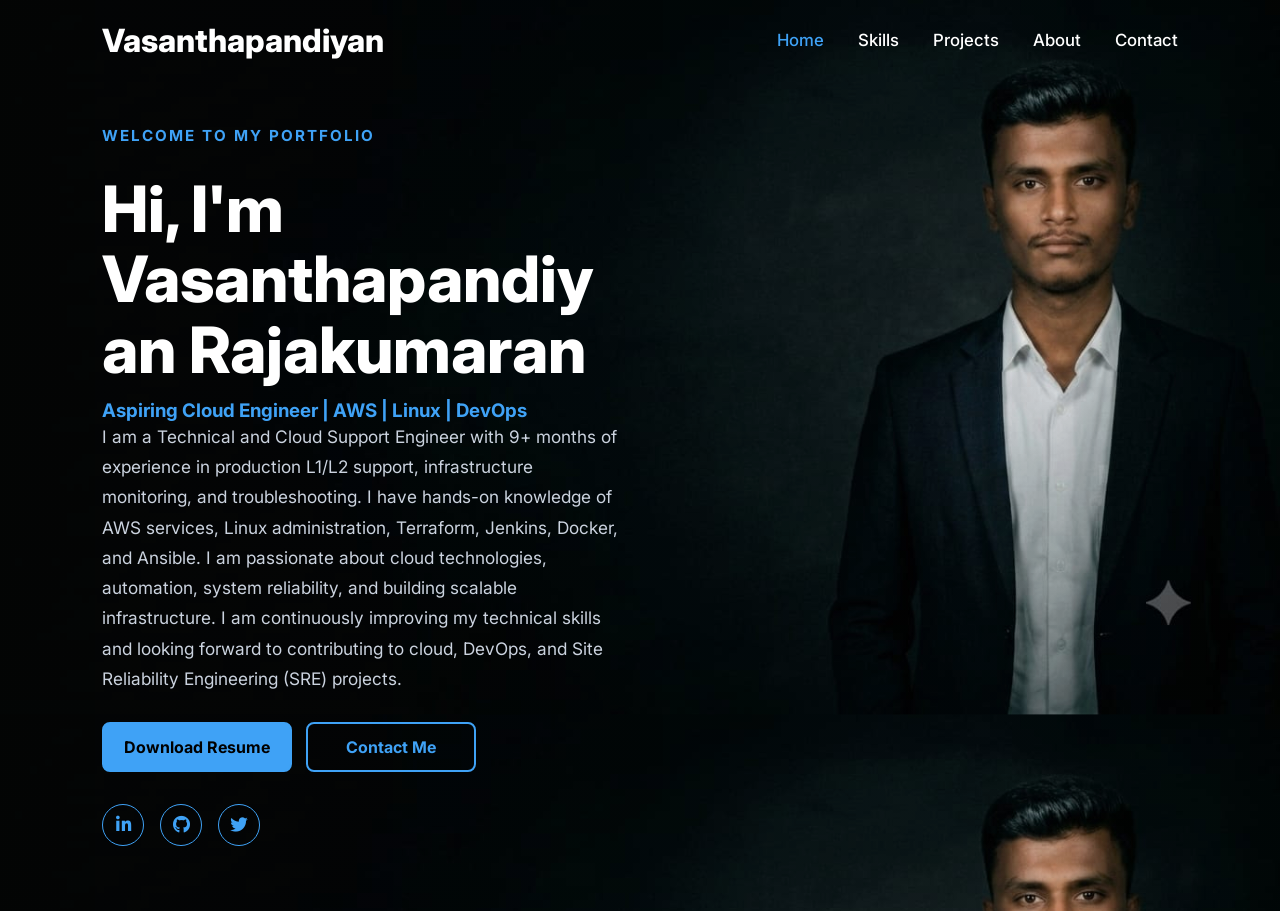
<file: index.html>
<!DOCTYPE html>
<html lang="en">
<head>
  <meta charset="UTF-8">
  <meta name="viewport" content="width=device-width, initial-scale=1.0">
  <title>Vasanthapandiyan Rajakumaran | Portfolio</title>

  <link rel="preconnect" href="https://fonts.googleapis.com">
  <link rel="preconnect" href="https://fonts.gstatic.com" crossorigin>
  <link href="https://fonts.googleapis.com/css2?family=Inter:wght@400;500;600;700;800&display=swap" rel="stylesheet">
  <link rel="stylesheet" href="https://cdnjs.cloudflare.com/ajax/libs/font-awesome/6.5.2/css/all.min.css">
  <link rel="stylesheet" href="styles.css">
</head>
<body>
  <header id="header">
    <div class="left-section">
      <a class="logo" href="index.html">Vasanthapandiyan<span></span></a>
    </div>

    <nav aria-label="Main navigation">
      <a class="nav-item active" href="index.html">Home</a>
      <a class="nav-item" href="services.html">Skills</a>
      <a class="nav-item" href="projects.html">Projects</a>
      <a class="nav-item" href="about.html">About</a>
      <a class="nav-item" href="contact.html">Contact</a>
    </nav>
  </header>

  <main id="hero">
    <section class="hero-left">
      <div class="content">
        <p class="eyebrow">Welcome to my portfolio</p>
        <h1>Hi, I'm Vasanthapandiyan Rajakumaran</h1>

    <h3>Aspiring Cloud Engineer | AWS | Linux | DevOps</h3>

    <p class="description">
      I am a Technical and Cloud Support Engineer with 9+ months
      of experience in production L1/L2 support, infrastructure
      monitoring, and troubleshooting. I have hands-on knowledge
      of AWS services, Linux administration, Terraform, Jenkins,
      Docker, and Ansible. I am passionate about cloud technologies,
      automation, system reliability, and building scalable
      infrastructure. I am continuously improving my technical
      skills and looking forward to contributing to cloud,
      DevOps, and Site Reliability Engineering (SRE) projects.
    </p>

        <div class="cta">
          <a class="cta-1" href="Vasanthapandiyan_Resume.pdf" download>
            Download Resume
          </a>
          <a class="cta-2" href="contact.html">Contact Me</a>
        </div>

        <div class="social-icon" aria-label="Social profiles">
          <!-- Replace # with your profile URLs -->
          <a href="https://www.linkedin.com/in/vasanthapandiyan-r-68172a2a5?utm_source=share_via&utm_content=profile&utm_medium=member_android" aria-label="LinkedIn"><i class="fa-brands fa-linkedin-in"></i></a>
          <a href="#" aria-label="GitHub"><i class="fa-brands fa-github"></i></a>
          <a href="#" aria-label="Twitter"><i class="fa-brands fa-twitter"></i></a>
        </div>
      </div>
    </section>

    <div class="hero-right" aria-hidden="true"></div>
  </main>
</body>
</html>
</file>
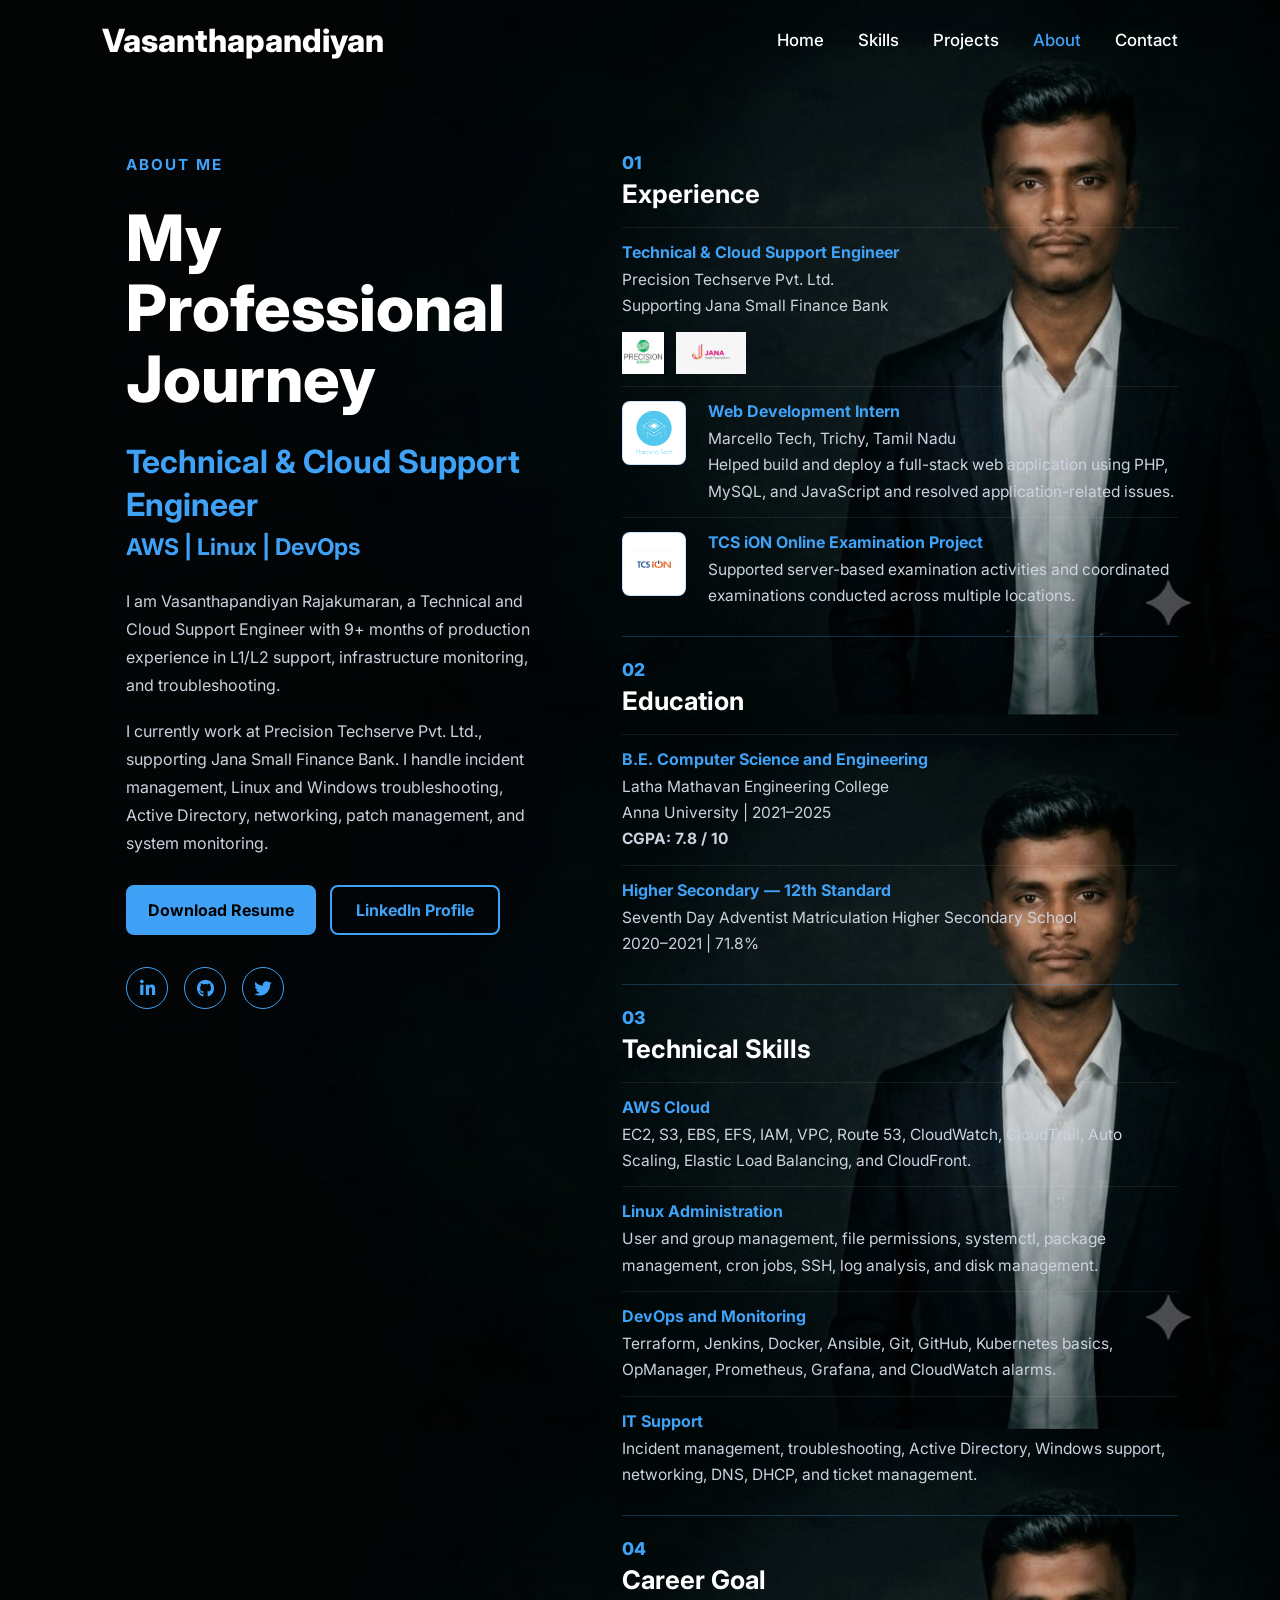
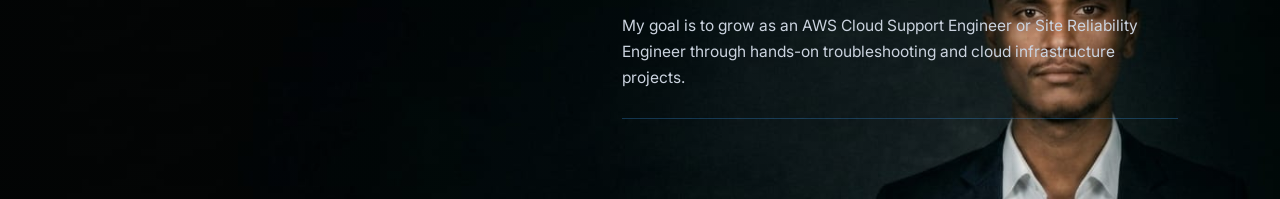
<file: about.html>
<!DOCTYPE html>
<html lang="en">
<head>
  <meta charset="UTF-8">
  <meta name="viewport" content="width=device-width, initial-scale=1.0">
  <title>About | Vasanthapandiyan Rajakumaran</title>

  <link rel="preconnect" href="https://fonts.googleapis.com">
  <link rel="preconnect" href="https://fonts.gstatic.com" crossorigin>
  <link href="https://fonts.googleapis.com/css2?family=Inter:wght@400;500;600;700;800&display=swap" rel="stylesheet">
  <link rel="stylesheet" href="https://cdnjs.cloudflare.com/ajax/libs/font-awesome/6.5.2/css/all.min.css">
  <link rel="stylesheet" href="styles.css">
</head>

<body>
  <header id="header">
    <a class="logo" href="index.html">Vasanthapandiyan</a>

    <nav aria-label="Main navigation">
      <a class="nav-item" href="index.html">Home</a>
      <a class="nav-item" href="services.html">Skills</a>
      <a class="nav-item" href="projects.html">Projects</a>
      <a class="nav-item active" href="about.html">About</a>
      <a class="nav-item" href="contact.html">Contact</a>
    </nav>
  </header>

  <main id="about">
    <section class="about-left">
      <div class="about-introduction">
        <p class="eyebrow">About me</p>

        <h1>My Professional Journey</h1>

        <h3>
          Technical &amp; Cloud Support Engineer
          <span>AWS | Linux | DevOps</span>
        </h3>

        <p class="description">
          I am Vasanthapandiyan Rajakumaran, a Technical and Cloud Support
          Engineer with 9+ months of production experience in L1/L2 support,
          infrastructure monitoring, and troubleshooting.
        </p>

        <p class="description">
          I currently work at Precision Techserve Pvt. Ltd., supporting
          Jana Small Finance Bank. I handle incident management, Linux and
          Windows troubleshooting, Active Directory, networking, patch
          management, and system monitoring.
        </p>

        <div class="about-actions">
          <a class="cta-1" href="Vasanthapandiyan_R_Resume.pdf" download>
            Download Resume
          </a>

          <a
            class="cta-2"
            href="https://www.linkedin.com/in/vasanthapandiyan-r-68172a2a5/"
            target="_blank"
            rel="noopener noreferrer"
          >
            LinkedIn Profile
          </a>
        </div>

        <div class="social-icon" aria-label="Social profiles">
          <a
            href="https://www.linkedin.com/in/vasanthapandiyan-r-68172a2a5/"
            target="_blank"
            rel="noopener noreferrer"
            aria-label="LinkedIn"
          >
            <i class="fa-brands fa-linkedin-in"></i>
          </a>

          <a href="#" aria-label="GitHub">
            <i class="fa-brands fa-github"></i>
          </a>

          <a href="#" aria-label="Twitter">
            <i class="fa-brands fa-twitter"></i>
          </a>
        </div>
      </div>
    </section>

    <section class="about-right" aria-label="Professional details">
      <article class="about-panel">
        <span class="panel-number">01</span>
        <h2>Experience</h2>

        <div class="detail-group">
          <h3>Technical &amp; Cloud Support Engineer</h3>
          <p>Precision Techserve Pvt. Ltd.</p>
          <p>Supporting Jana Small Finance Bank</p>
        </div>

        <div class="company-logos" aria-label="Company logos">
          <img
            src="precision-techserve-logo.jpeg"
            alt="Precision Techserve logo"
            onerror="this.hidden=true"
          >
          <img
            src="jana-small-finance-bank-logo.jpg"
            alt="Jana Small Finance Bank logo"
            onerror="this.hidden=true"
          >
        </div>

        <div class="detail-group entry-logo-group">
          <div class="entry-logo">
            <img
              src="marcello-tech-logo.png"
              alt="Marcello Tech logo"
              onerror="this.hidden=true"
            >
          </div>

          <h3>Web Development Intern</h3>
          <p>Marcello Tech, Trichy, Tamil Nadu</p>
          <p>
            Helped build and deploy a full-stack web application using PHP,
            MySQL, and JavaScript and resolved application-related issues.
          </p>              
        </div>

        <div class="detail-group entry-logo-group">
          <div class="entry-logo">
            <img
              src="tcs-ion-logo.jpeg"
              alt="TCS iON logo"
              onerror="this.hidden=true"
            >
          </div>

          <h3>TCS iON Online Examination Project</h3>
          <p>
            Supported server-based examination activities and coordinated
            examinations conducted across multiple locations.
          </p>
        </div>
      </article>

      <article class="about-panel">
        <span class="panel-number">02</span>
        <h2>Education</h2>

        <div class="detail-group">
          <h3>B.E. Computer Science and Engineering</h3>
          <p>Latha Mathavan Engineering College</p>
          <p>Anna University | 2021–2025</p>
          <p><strong>CGPA: 7.8 / 10</strong></p>
        </div>

        <div class="detail-group">
          <h3>Higher Secondary — 12th Standard</h3>
          <p>Seventh Day Adventist Matriculation Higher Secondary School</p>
          <p>2020–2021 | 71.8%</p>
        </div>
      </article>

      <article class="about-panel">
        <span class="panel-number">03</span>
        <h2>Technical Skills</h2>

        <div class="detail-group">
          <h3>AWS Cloud</h3>
          <p>
            EC2, S3, EBS, EFS, IAM, VPC, Route 53, CloudWatch, CloudTrail,
            Auto Scaling, Elastic Load Balancing, and CloudFront.
          </p>
        </div>

        <div class="detail-group">
          <h3>Linux Administration</h3>
          <p>
            User and group management, file permissions, systemctl, package
            management, cron jobs, SSH, log analysis, and disk management.
          </p>
        </div>

        <div class="detail-group">
          <h3>DevOps and Monitoring</h3>
          <p>
            Terraform, Jenkins, Docker, Ansible, Git, GitHub, Kubernetes
            basics, OpManager, Prometheus, Grafana, and CloudWatch alarms.
          </p>
        </div>

        <div class="detail-group">
          <h3>IT Support</h3>
          <p>
            Incident management, troubleshooting, Active Directory, Windows
            support, networking, DNS, DHCP, and ticket management.
          </p>
        </div>
      </article>

      <article class="about-panel">
        <span class="panel-number">04</span>
        <h2>Career Goal</h2>
        <p>
          My goal is to grow as an AWS Cloud Support Engineer or Site
          Reliability Engineer through hands-on troubleshooting and cloud
          infrastructure projects.
        </p>
      </article>
    </section>
  </main>
</body>
</html>
</file>
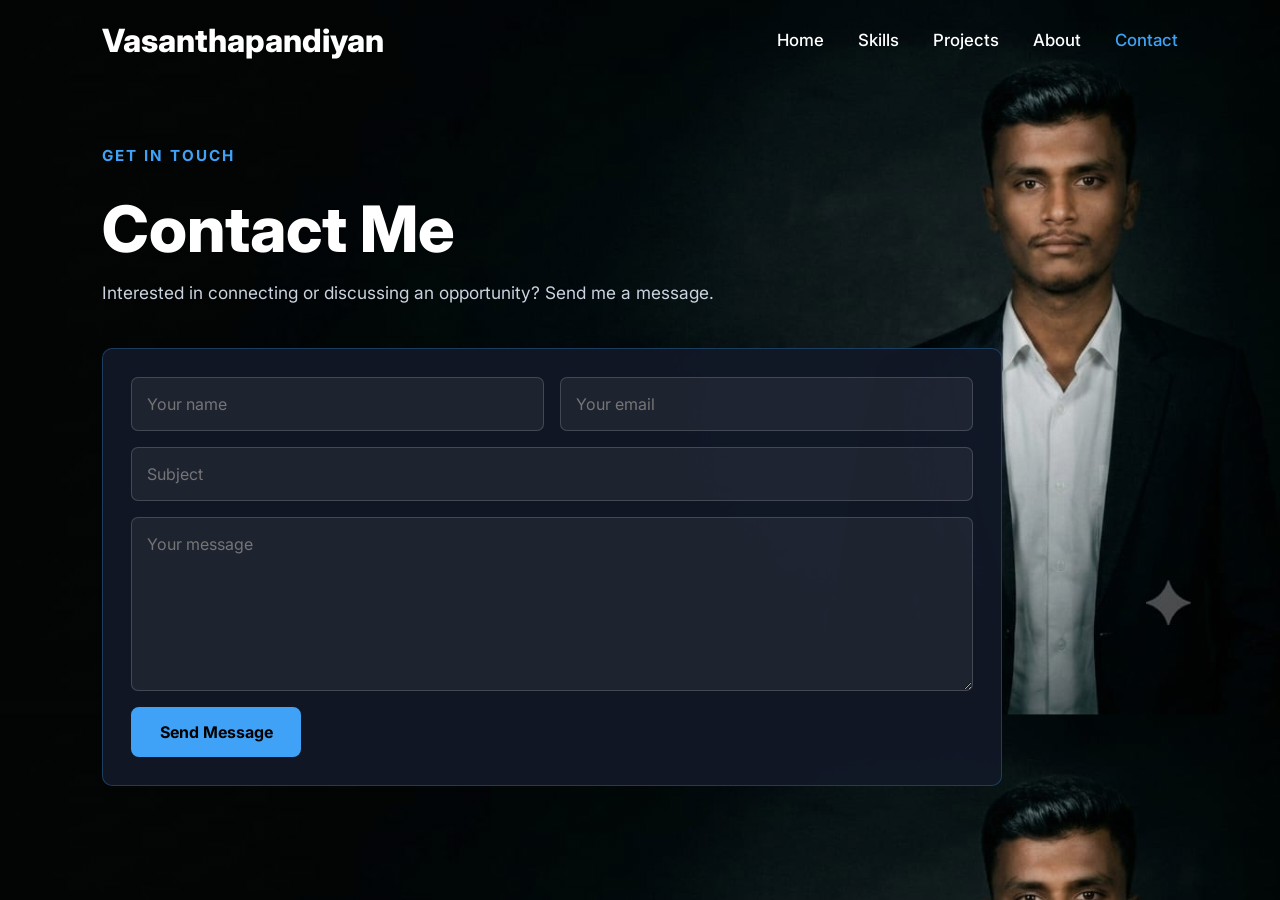
<file: contact.html>
<!DOCTYPE html>
<html lang="en">
<head>
  <meta charset="UTF-8">
  <meta name="viewport" content="width=device-width, initial-scale=1.0">
  <title>Contact | Vasanthapandiyan Rajakumaran</title>

  <link rel="preconnect" href="https://fonts.googleapis.com">
  <link rel="preconnect" href="https://fonts.gstatic.com" crossorigin>
  <link href="https://fonts.googleapis.com/css2?family=Inter:wght@400;500;600;700;800&display=swap" rel="stylesheet">
  <link rel="stylesheet" href="https://cdnjs.cloudflare.com/ajax/libs/font-awesome/6.5.2/css/all.min.css">
  <link rel="stylesheet" href="styles.css">
</head>
<body>
  <header id="header">
    <div class="left-section">
      <a class="logo" href="index.html">Vasanthapandiyan<span></span></a>
    </div>

    <nav aria-label="Main navigation">
      <a class="nav-item" href="index.html">Home</a>
      <a class="nav-item" href="services.html">Skills</a>
      <a class="nav-item" href="projects.html">Projects</a>
      <a class="nav-item" href="about.html">About</a>
      <a class="nav-item active" href="contact.html">Contact</a>
    </nav>
  </header>

  <main class="inner-page contact-layout">
    <div class="section-heading">
      <p class="eyebrow">Get in touch</p>
      <h1>Contact Me</h1>
      <p class="description">
        Interested in connecting or discussing an opportunity? Send me a message.
      </p>
    </div>

    <!-- This form needs a form service or server-side handler to send messages. -->
    <form class="contact-form" action="#" method="post">
      <div class="form-row">
        <input type="text" name="name" placeholder="Your name" aria-label="Your name" required>
        <input type="email" name="email" placeholder="Your email" aria-label="Your email" required>
      </div>

      <input type="text" name="subject" placeholder="Subject" aria-label="Subject">
      <textarea name="message" rows="6" placeholder="Your message" aria-label="Your message" required></textarea>

      <button type="submit">Send Message</button>
    </form>
  </main>
</body>
</html>
</file>
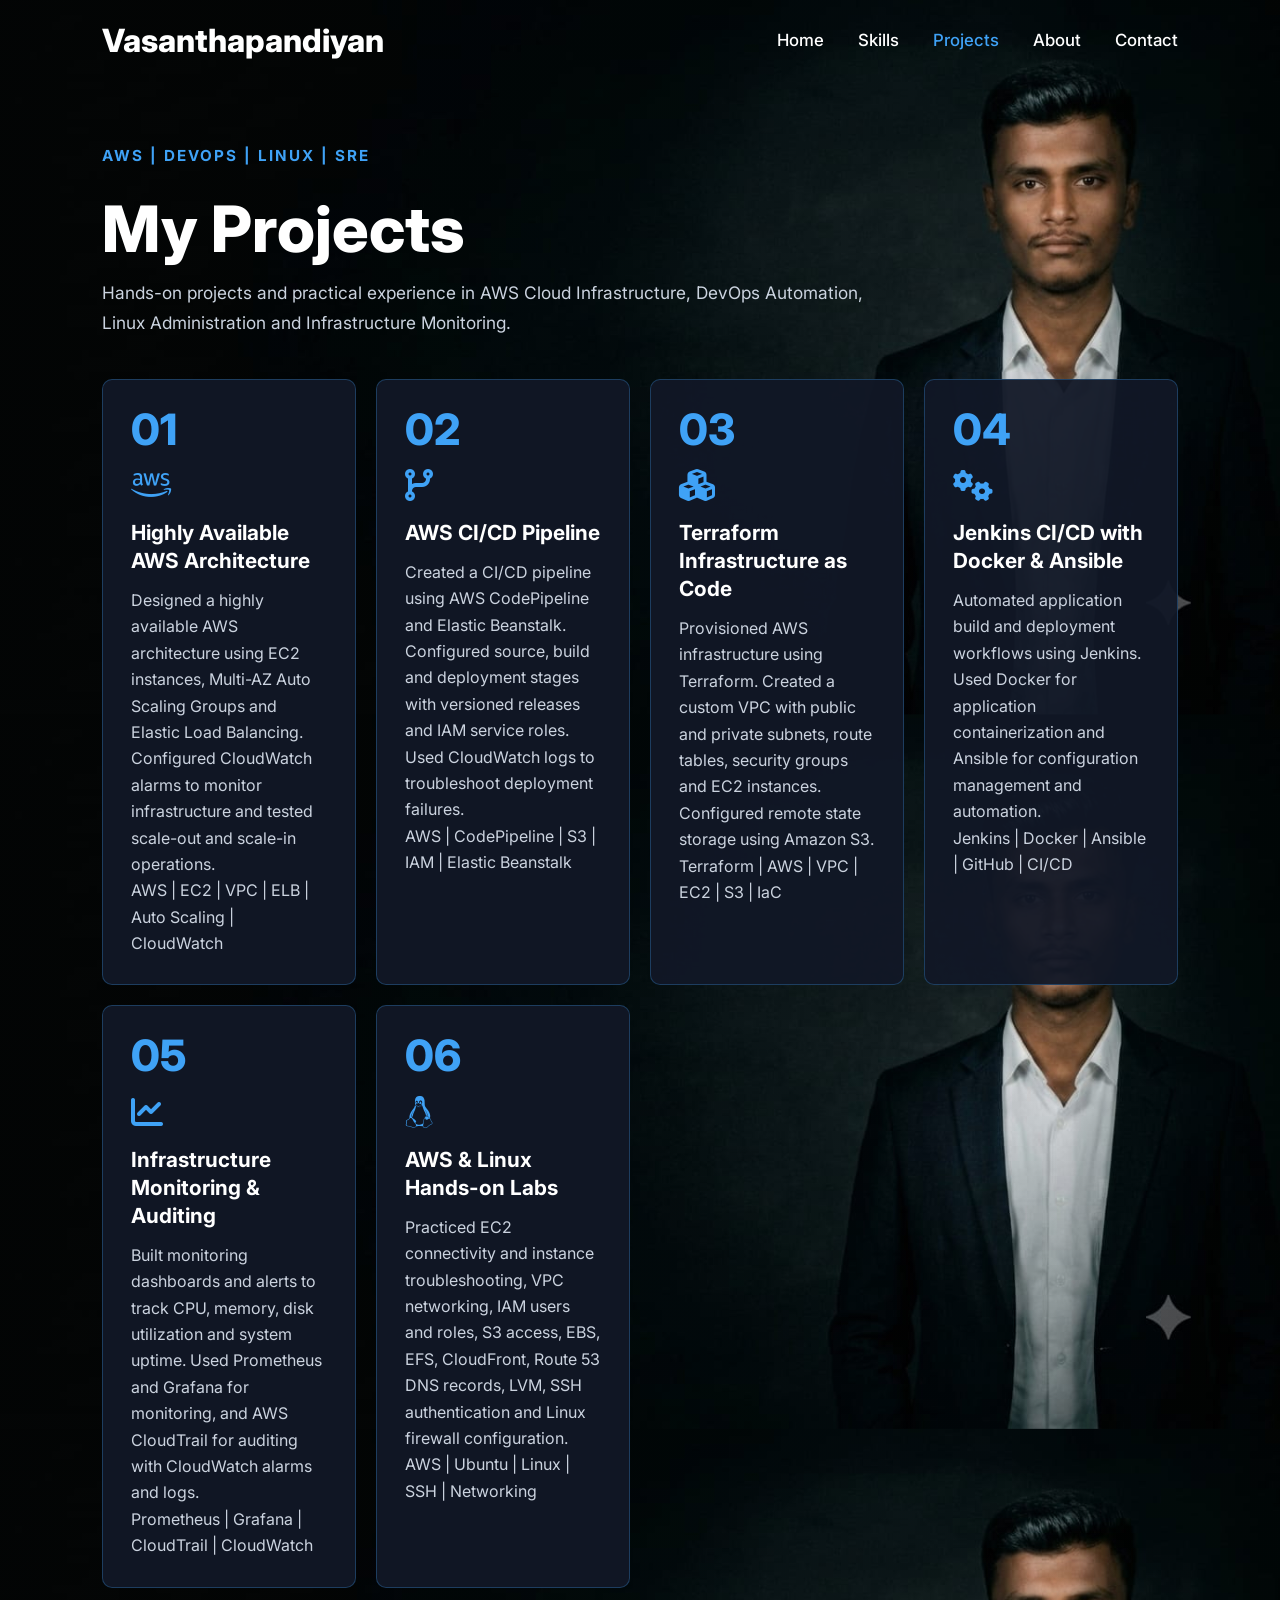
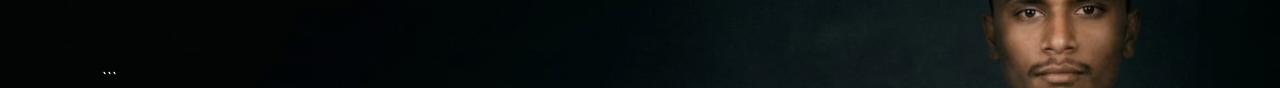
<file: projects.html>
<!DOCTYPE html>
<html lang="en">

<head>
  <meta charset="UTF-8">
  <meta name="viewport" content="width=device-width, initial-scale=1.0">

  <title>Projects | Vasanthapandiyan Rajakumaran</title>

  <link rel="preconnect" href="https://fonts.googleapis.com">
  <link rel="preconnect" href="https://fonts.gstatic.com" crossorigin>

  <link href="https://fonts.googleapis.com/css2?family=Inter:wght@400;500;600;700;800&display=swap" rel="stylesheet">

  <link rel="stylesheet" href="https://cdnjs.cloudflare.com/ajax/libs/font-awesome/6.5.2/css/all.min.css">

  <link rel="stylesheet" href="styles.css">
</head>

<body>

  <!-- Header -->
  <header id="header">

    <div class="left-section">
      <a class="logo" href="index.html">
        Vasanthapandiyan<span></span>
      </a>
    </div>

    <nav aria-label="Main navigation">
      <a class="nav-item" href="index.html">Home</a>
      <a class="nav-item" href="services.html">Skills</a>
      <a class="nav-item active" href="projects.html">Projects</a>
      <a class="nav-item" href="about.html">About</a>
      <a class="nav-item" href="contact.html">Contact</a>
    </nav>

  </header>

  <!-- Projects Section -->
  <main class="inner-page">

    <div class="section-heading">
      <p class="eyebrow">AWS | DEVOPS | LINUX | SRE</p>

      <h1>My Projects</h1>

      <p>
        Hands-on projects and practical experience in
        AWS Cloud Infrastructure, DevOps Automation,
        Linux Administration and Infrastructure Monitoring.
      </p>
    </div>

    <section class="card-grid projects-grid">

      <!-- Project 01 -->
      <article class="project-card">

        <div class="project-number">01</div>

        <i class="fa-brands fa-aws" aria-hidden="true"></i>

        <h2>Highly Available AWS Architecture</h2>

        <p>
          Designed a highly available AWS architecture using
          EC2 instances, Multi-AZ Auto Scaling Groups and
          Elastic Load Balancing. Configured CloudWatch alarms
          to monitor infrastructure and tested scale-out
          and scale-in operations.
        </p>

        <p class="project-tech">
          AWS | EC2 | VPC | ELB | Auto Scaling | CloudWatch
        </p>

      </article>


      <!-- Project 02 -->
      <article class="project-card">

        <div class="project-number">02</div>

        <i class="fa-solid fa-code-branch" aria-hidden="true"></i>

        <h2>AWS CI/CD Pipeline</h2>

        <p>
          Created a CI/CD pipeline using AWS CodePipeline
          and Elastic Beanstalk. Configured source, build
          and deployment stages with versioned releases
          and IAM service roles. Used CloudWatch logs
          to troubleshoot deployment failures.
        </p>

        <p class="project-tech">
          AWS | CodePipeline | S3 | IAM | Elastic Beanstalk
        </p>

      </article>


      <!-- Project 03 -->
      <article class="project-card">

        <div class="project-number">03</div>

        <i class="fa-solid fa-cubes" aria-hidden="true"></i>

        <h2>Terraform Infrastructure as Code</h2>

        <p>
          Provisioned AWS infrastructure using Terraform.
          Created a custom VPC with public and private
          subnets, route tables, security groups and
          EC2 instances. Configured remote state storage
          using Amazon S3.
        </p>

        <p class="project-tech">
          Terraform | AWS | VPC | EC2 | S3 | IaC
        </p>

      </article>


      <!-- Project 04 -->
      <article class="project-card">

        <div class="project-number">04</div>

        <i class="fa-solid fa-gears" aria-hidden="true"></i>

        <h2>Jenkins CI/CD with Docker & Ansible</h2>

        <p>
          Automated application build and deployment
          workflows using Jenkins. Used Docker for
          application containerization and Ansible
          for configuration management and automation.
        </p>

        <p class="project-tech">
          Jenkins | Docker | Ansible | GitHub | CI/CD
        </p>

      </article>


      <!-- Project 05 -->
      <article class="project-card">

        <div class="project-number">05</div>

        <i class="fa-solid fa-chart-line" aria-hidden="true"></i>

        <h2>Infrastructure Monitoring & Auditing</h2>

        <p>
          Built monitoring dashboards and alerts to track
          CPU, memory, disk utilization and system uptime.
          Used Prometheus and Grafana for monitoring,
          and AWS CloudTrail for auditing with
          CloudWatch alarms and logs.
        </p>

        <p class="project-tech">
          Prometheus | Grafana | CloudTrail | CloudWatch
        </p>

      </article>


      <!-- Project 06 -->
      <article class="project-card">

        <div class="project-number">06</div>

        <i class="fa-brands fa-linux" aria-hidden="true"></i>

        <h2>AWS & Linux Hands-on Labs</h2>

        <p>
          Practiced EC2 connectivity and instance
          troubleshooting, VPC networking, IAM users
          and roles, S3 access, EBS, EFS, CloudFront,
          Route 53 DNS records, LVM, SSH authentication
          and Linux firewall configuration.
        </p>

        <p class="project-tech">
          AWS | Ubuntu | Linux | SSH | Networking
        </p>

      </article>

    </section>

  </main>

</body>
</html>
```
</file>
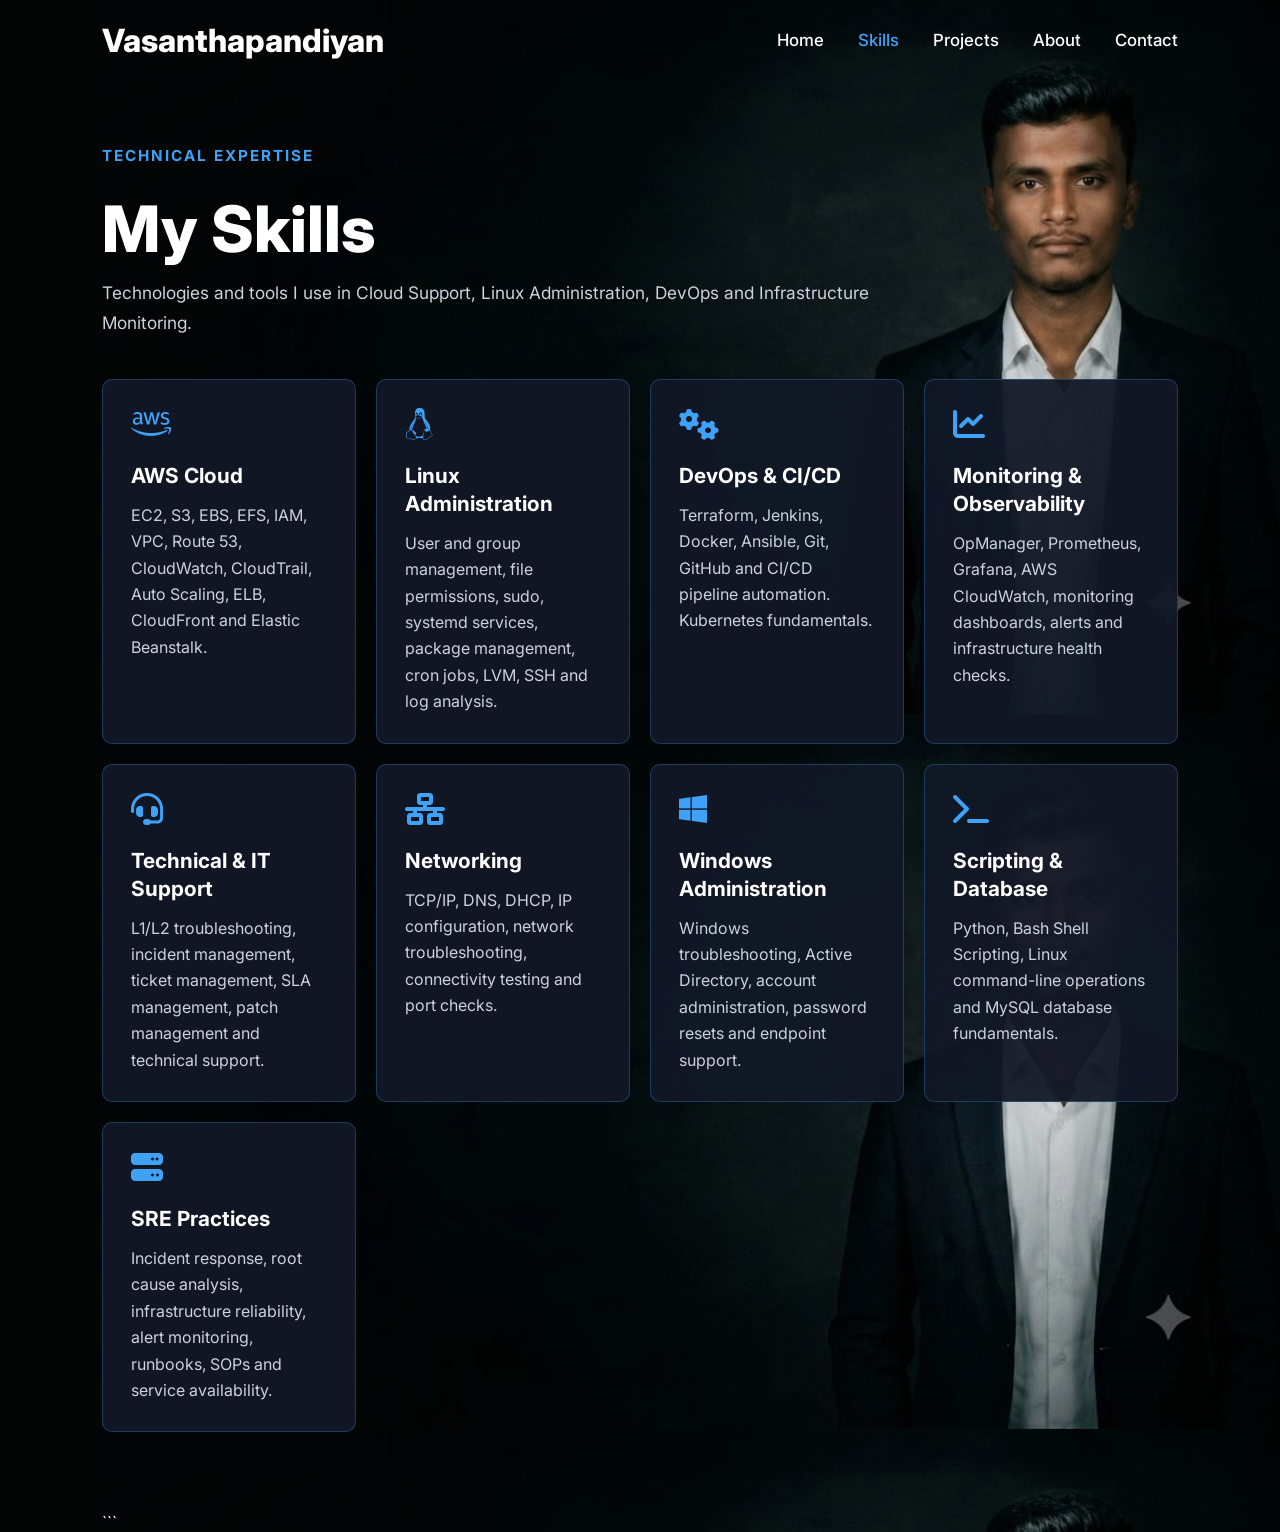
<file: services.html>
<!DOCTYPE html>
<html lang="en">
<head>
  <meta charset="UTF-8">
  <meta name="viewport" content="width=device-width, initial-scale=1.0">
  <title>Skills | Vasanthapandiyan Rajakumaran</title>

  <link rel="preconnect" href="https://fonts.googleapis.com">
  <link rel="preconnect" href="https://fonts.gstatic.com" crossorigin>
  <link href="https://fonts.googleapis.com/css2?family=Inter:wght@400;500;600;700;800&display=swap" rel="stylesheet">

  <link rel="stylesheet" href="https://cdnjs.cloudflare.com/ajax/libs/font-awesome/6.5.2/css/all.min.css">
  <link rel="stylesheet" href="styles.css">
</head>

<body>

  <header id="header">
    <div class="left-section">
      <a class="logo" href="index.html">
        Vasanthapandiyan<span></span>
      </a>
    </div>

    <nav aria-label="Main navigation">
      <a class="nav-item" href="index.html">Home</a>
      <a class="nav-item active" href="services.html">Skills</a>
      <a class="nav-item" href="projects.html">Projects</a>
      <a class="nav-item" href="about.html">About</a>
      <a class="nav-item" href="contact.html">Contact</a>
    </nav>
  </header>

  <main class="inner-page">

    <div class="section-heading">
      <p class="eyebrow">Technical Expertise</p>
      <h1>My Skills</h1>
      <p>
        Technologies and tools I use in Cloud Support,
        Linux Administration, DevOps and Infrastructure Monitoring.
      </p>
    </div>

    <section class="card-grid">

      <!-- AWS Cloud -->
      <article class="card">
        <i class="fa-brands fa-aws" aria-hidden="true"></i>
        <h2>AWS Cloud</h2>
        <p>
          EC2, S3, EBS, EFS, IAM, VPC, Route 53,
          CloudWatch, CloudTrail, Auto Scaling,
          ELB, CloudFront and Elastic Beanstalk.
        </p>
      </article>

      <!-- Linux Administration -->
      <article class="card">
        <i class="fa-brands fa-linux" aria-hidden="true"></i>
        <h2>Linux Administration</h2>
        <p>
          User and group management, file permissions,
          sudo, systemd services, package management,
          cron jobs, LVM, SSH and log analysis.
        </p>
      </article>

      <!-- DevOps -->
      <article class="card">
        <i class="fa-solid fa-gears" aria-hidden="true"></i>
        <h2>DevOps & CI/CD</h2>
        <p>
          Terraform, Jenkins, Docker, Ansible,
          Git, GitHub and CI/CD pipeline automation.
          Kubernetes fundamentals.
        </p>
      </article>

      <!-- Monitoring -->
      <article class="card">
        <i class="fa-solid fa-chart-line" aria-hidden="true"></i>
        <h2>Monitoring & Observability</h2>
        <p>
          OpManager, Prometheus, Grafana,
          AWS CloudWatch, monitoring dashboards,
          alerts and infrastructure health checks.
        </p>
      </article>

      <!-- IT Support -->
      <article class="card">
        <i class="fa-solid fa-headset" aria-hidden="true"></i>
        <h2>Technical & IT Support</h2>
        <p>
          L1/L2 troubleshooting, incident management,
          ticket management, SLA management,
          patch management and technical support.
        </p>
      </article>

      <!-- Networking -->
      <article class="card">
        <i class="fa-solid fa-network-wired" aria-hidden="true"></i>
        <h2>Networking</h2>
        <p>
          TCP/IP, DNS, DHCP, IP configuration,
          network troubleshooting, connectivity testing
          and port checks.
        </p>
      </article>

      <!-- Windows -->
      <article class="card">
        <i class="fa-brands fa-windows" aria-hidden="true"></i>
        <h2>Windows Administration</h2>
        <p>
          Windows troubleshooting, Active Directory,
          account administration, password resets
          and endpoint support.
        </p>
      </article>

      <!-- Scripting -->
      <article class="card">
        <i class="fa-solid fa-terminal" aria-hidden="true"></i>
        <h2>Scripting & Database</h2>
        <p>
          Python, Bash Shell Scripting,
          Linux command-line operations
          and MySQL database fundamentals.
        </p>
      </article>

      <!-- SRE -->
      <article class="card">
        <i class="fa-solid fa-server" aria-hidden="true"></i>
        <h2>SRE Practices</h2>
        <p>
          Incident response, root cause analysis,
          infrastructure reliability, alert monitoring,
          runbooks, SOPs and service availability.
        </p>
      </article>

    </section>

  </main>

</body>
</html>
```
</file>
<file: styles.css>
* {
  box-sizing: border-box;
  margin: 0;
  padding: 0;
}

:root {
  --background: #06070c;
  --blue: #3fa2f6;
  --white: #ffffff;
  --muted: #cbd3df;
  --border: rgba(63, 162, 246, 0.28);
  --panel: rgba(17, 24, 39, 0.94);
}

html {
  min-height: 100%;
  scroll-behavior: smooth;
  background: var(--background);
}

body {
  min-height: 100vh;
  padding: 0 8%;
  overflow-x: hidden;
  overflow-y: auto;
  color: var(--white);
  font-family: Inter, Arial, sans-serif;
  background:
    linear-gradient(
      90deg,
      rgba(6, 7, 12, 0.18),
      rgba(6, 7, 12, 0.08) 55%,
      rgba(6, 7, 12, 0.04)
    ),
    url("./background.jpeg");
  background-color: var(--background);
  background-position: center top;
  background-repeat: repeat-y;
  background-size: 100% auto;
  animation: pageFadeIn 0.8s ease-out both;
}

a {
  color: inherit;
  text-decoration: none;
}

button,
input,
textarea {
  font: inherit;
}

/* Header */
#header {
  min-height: 80px;
  display: flex;
  align-items: center;
  justify-content: space-between;
  gap: 30px;
  position: relative;
  z-index: 10;
}

.logo {
  color: var(--white);
  font-size: 2rem;
  font-weight: 800;
  animation: fadeInTop 0.8s ease-out both;
}

nav {
  display: flex;
  align-items: center;
  gap: 34px;
}

.nav-item {
  color: var(--white);
  font-size: 1.05rem;
  font-weight: 500;
  white-space: nowrap;
  transition: color 0.2s ease, transform 0.2s ease;
  animation: fadeInTop 0.8s ease-out both;
}

.nav-item:nth-child(2) { animation-delay: 0.08s; }
.nav-item:nth-child(3) { animation-delay: 0.16s; }
.nav-item:nth-child(4) { animation-delay: 0.24s; }
.nav-item:nth-child(5) { animation-delay: 0.32s; }

.nav-item.active,
.nav-item:hover {
  color: var(--blue);
}

.nav-item:active {
  transform: scale(1.06);
}

/* Home */
#hero {
  min-height: calc(100vh - 80px);
  display: grid;
  grid-template-columns: minmax(0, 1fr) minmax(0, 1fr);
  align-items: center;
  gap: 30px;
}

.hero-left {
  display: flex;
  align-items: center;
  position: relative;
  z-index: 1;
  padding: 45px 0 65px;
}

.content {
  width: 100%;
  max-width: 700px;
}

.eyebrow {
  margin-bottom: 12px;
  color: var(--blue);
  font-size: 0.95rem;
  font-weight: 700;
  letter-spacing: 2px;
  line-height: 1.5;
  text-transform: uppercase;
  animation: fadeIn 1s ease-out 0.1s both;
}

h1 {
  padding: 14px 0;
  color: var(--white);
  font-size: clamp(2.8rem, 5vw, 4rem);
  font-weight: 800;
  line-height: 1.1;
  overflow-wrap: anywhere;
  animation: fadeIn 1.2s ease-out 0.2s both;
}

h3 {
  color: var(--blue);
}

.description {
  margin-bottom: 22px;
  color: var(--muted);
  font-size: 1.08rem;
  line-height: 1.75;
  animation: fadeIn 1.4s ease-out 0.45s both;
}

.hero-right {
  min-height: 360px;
  border-radius: 12px;
}

/* Buttons */
.cta,
.about-actions {
  display: flex;
  flex-wrap: wrap;
  gap: 14px;
  margin: 28px 0 32px;
  animation: fadeIn 1.5s ease-out 0.55s both;
}

.cta-1,
.cta-2,
.contact-form button {
  min-width: 170px;
  min-height: 50px;
  display: inline-flex;
  align-items: center;
  justify-content: center;
  padding: 12px 20px;
  border: 2px solid var(--blue);
  border-radius: 8px;
  font-size: 1rem;
  font-weight: 700;
  line-height: 1.25;
  text-align: center;
  cursor: pointer;
  transition:
    color 0.2s ease,
    background-color 0.2s ease,
    transform 0.2s ease,
    box-shadow 0.2s ease;
}

.cta-1,
.contact-form button {
  color: #000;
  background: var(--blue);
}

.cta-1:hover,
.contact-form button:hover {
  color: var(--blue);
  background: transparent;
  transform: translateY(-3px);
  box-shadow: 0 8px 24px rgba(63, 162, 246, 0.18);
}

.cta-2 {
  color: var(--blue);
  background: transparent;
}

.cta-2:hover {
  color: #000;
  background: var(--blue);
  transform: translateY(-3px);
}

/* Social links */
.social-icon {
  display: flex;
  align-items: center;
  gap: 16px;
  animation: fadeIn 1.6s ease-out 0.65s both;
}

.social-icon a {
  width: 42px;
  height: 42px;
  display: flex;
  align-items: center;
  justify-content: center;
  color: var(--blue);
  border: 1px solid var(--blue);
  border-radius: 50%;
  transition:
    color 0.2s ease,
    background-color 0.2s ease,
    transform 0.2s ease,
    box-shadow 0.2s ease;
}

.social-icon i {
  font-size: 1.1rem;
}

.social-icon a:hover {
  color: #000;
  background: var(--blue);
  transform: translateY(-3px) scale(1.08);
  box-shadow: 0 8px 18px rgba(63, 162, 246, 0.28);
}

/* Inner pages */
.inner-page {
  min-height: calc(100vh - 80px);
  padding: 65px 0 80px;
  animation: fadeIn 0.8s ease-out both;
}

.section-heading {
  max-width: 800px;
  margin-bottom: 40px;
}

.section-heading h1 {
  font-size: clamp(2.6rem, 5vw, 4rem);
}

.section-heading > p:not(.eyebrow) {
  color: var(--muted);
  font-size: 1.08rem;
  line-height: 1.75;
}

/* Skills */
.card-grid {
  display: grid;
  grid-template-columns: repeat(4, minmax(0, 1fr));
  gap: 20px;
}

.card {
  min-width: 0;
  padding: 28px;
  border: 1px solid var(--border);
  border-radius: 10px;
  background: var(--panel);
  transition:
    transform 0.22s ease,
    border-color 0.22s ease,
    box-shadow 0.22s ease;
  animation: fadeIn 0.8s ease-out both;
}

.card:hover {
  border-color: var(--blue);
  transform: translateY(-7px);
  box-shadow: 0 14px 36px rgba(0, 0, 0, 0.3);
}

.card > i {
  display: block;
  margin-bottom: 22px;
  color: var(--blue);
  font-size: 2rem;
}

.card h2 {
  margin-bottom: 12px;
  color: var(--white);
  font-size: 1.3rem;
  line-height: 1.35;
}

.card p {
  color: var(--muted);
  font-size: 1rem;
  line-height: 1.65;
}

/* Projects */
.project-list,
.projects-grid {
  display: grid;
  grid-template-columns: repeat(4, minmax(0, 1fr));
  gap: 20px;
}

.project-entry,
.project-card {
  min-width: 0;
  padding: 28px;
  border: 1px solid var(--border);
  border-radius: 10px;
  background: var(--panel);
  transition:
    transform 0.22s ease,
    border-color 0.22s ease,
    box-shadow 0.22s ease;
  animation: fadeIn 0.8s ease-out both;
}

.project-entry:nth-child(2),
.project-card:nth-child(2) { animation-delay: 0.12s; }

.project-entry:nth-child(3),
.project-card:nth-child(3) { animation-delay: 0.24s; }

.project-entry:nth-child(4),
.project-card:nth-child(4) { animation-delay: 0.36s; }

.project-entry:nth-child(5),
.project-card:nth-child(5) { animation-delay: 0.48s; }

.project-entry:nth-child(6),
.project-card:nth-child(6) { animation-delay: 0.60s; }

.project-entry:hover,
.project-card:hover {
  border-color: var(--blue);
  transform: translateY(-7px);
  box-shadow: 0 14px 36px rgba(0, 0, 0, 0.3);
}

.project-number {
  display: block;
  margin-bottom: 18px;
  color: var(--blue);
  font-size: 2.7rem;
  font-weight: 800;
  line-height: 1;
}

.project-entry > i,
.project-card > i {
  display: block;
  margin-bottom: 18px;
  color: var(--blue);
  font-size: 2rem;
}

.project-entry h2,
.project-card h2 {
  margin-bottom: 12px;
  color: var(--white);
  font-size: 1.3rem;
  line-height: 1.35;
}

.project-entry p,
.project-card p {
  color: var(--muted);
  font-size: 1rem;
  line-height: 1.65;
}

.project-tags {
  margin-top: 12px;
  color: #9fcfff !important;
  font-size: 0.9rem !important;
  font-weight: 500;
}

.project-card a {
  display: inline-flex;
  gap: 9px;
  margin-top: 20px;
  color: var(--blue);
  font-weight: 700;
}

/* About */
#about {
  min-height: calc(100vh - 80px);
  display: grid;
  grid-template-columns: minmax(0, 0.9fr) minmax(0, 1.1fr);
  align-items: start;
  gap: 65px;
  padding: 50px 0 80px;
}

.about-left {
  position: sticky;
  top: 40px;
  z-index: 2;
  animation: fadeInLeft 0.9s ease-out both;
}

.about-introduction {
  max-width: 640px;
  padding: 24px;
  border-radius: 12px;
  background: rgba(6, 7, 12, 0.18);
  backdrop-filter: blur(2px);
}

.about-introduction h1 {
  padding: 14px 0;
  font-size: clamp(2.8rem, 5vw, 4rem);
}

.about-introduction h3 {
  margin: 12px 0 24px;
  color: var(--blue);
  font-size: clamp(1.5rem, 2.5vw, 2.2rem);
  line-height: 1.35;
}

.about-introduction h3 span {
  display: block;
  margin-top: 6px;
  font-size: 0.72em;
}

.about-introduction .description {
  margin-bottom: 18px;
  color: var(--muted);
  font-size: 1rem;
  line-height: 1.75;
}

.about-right {
  min-width: 0;
  display: flex;
  flex-direction: column;
  position: relative;
  z-index: 1;
  animation: fadeInRight 0.9s ease-out both;
}

.about-panel {
  width: 100%;
  padding: 22px 0 26px;
  border-bottom: 1px solid var(--border);
  animation: fadeIn 0.8s ease-out both;
}

.about-panel:nth-child(2) { animation-delay: 0.12s; }
.about-panel:nth-child(3) { animation-delay: 0.24s; }
.about-panel:nth-child(4) { animation-delay: 0.36s; }

.panel-number {
  display: block;
  margin-bottom: 5px;
  color: var(--blue);
  font-size: 1.1rem;
  font-weight: 800;
}

.about-panel h2 {
  margin-bottom: 18px;
  color: var(--white);
  font-size: 1.6rem;
}

.about-panel h3 {
  margin: 0 0 5px;
  color: var(--blue);
  font-size: 1rem;
}

.about-panel p,
.about-panel li {
  color: var(--muted);
  font-size: 0.97rem;
  line-height: 1.7;
}

.detail-group {
  margin-top: 12px;
  padding-top: 14px;
  border-top: 1px solid rgba(255, 255, 255, 0.08);
  transition: border-color 0.2s ease, transform 0.2s ease;
}

.detail-group:hover {
  border-top-color: var(--border);
  transform: translateX(4px);
}

.company-logos,
.entry-logo {
  display: flex;
  align-items: center;
  flex-wrap: wrap;
  gap: 12px;
  margin: 12px 0;
}

.company-logos img,
.entry-logo img {
  display: block;
  width: auto;
  max-width: 130px;
  height: 42px;
  object-fit: contain;
  background: transparent;
  transition: transform 0.2s ease;
}

.company-logos img:hover,
.entry-logo img:hover {
  transform: scale(1.06);
}

.entry-logo-group {
  display: grid;
  grid-template-columns: 72px minmax(0, 1fr);
  column-gap: 14px;
  align-items: start;
}

.entry-logo-group .entry-logo {
  grid-row: 1 / 4;
  margin: 0;
}

.entry-logo-group .entry-logo img {
  width: 64px;
  height: 64px;
  padding: 7px;
  border: 1px solid var(--border);
  border-radius: 8px;
  background: #fff;
}

.entry-logo-group h3,
.entry-logo-group p {
  grid-column: 2;
}

/* Contact */
.contact-layout {
  max-width: 900px;
}

.contact-form {
  display: flex;
  flex-direction: column;
  gap: 16px;
  padding: 28px;
  border: 1px solid var(--border);
  border-radius: 10px;
  background: var(--panel);
}

.form-row {
  display: grid;
  grid-template-columns: repeat(2, minmax(0, 1fr));
  gap: 16px;
}

.contact-form input,
.contact-form textarea {
  width: 100%;
  min-width: 0;
  padding: 14px 15px;
  color: var(--white);
  background: rgba(255, 255, 255, 0.06);
  border: 1px solid rgba(255, 255, 255, 0.17);
  border-radius: 7px;
  font-size: 1rem;
  line-height: 1.5;
  transition: border-color 0.2s ease, box-shadow 0.2s ease;
}

.contact-form input:focus,
.contact-form textarea:focus {
  border-color: var(--blue);
  box-shadow: 0 0 0 3px rgba(63, 162, 246, 0.12);
}

.contact-form textarea {
  min-height: 150px;
  resize: vertical;
}

.contact-form button {
  align-self: flex-start;
}

/* Animations */
@keyframes fadeIn {
  from {
    opacity: 0;
    transform: translateY(28px);
  }
  to {
    opacity: 1;
    transform: translateY(0);
  }
}

@keyframes fadeInLeft {
  from {
    opacity: 0;
    transform: translateX(-50px);
  }
  to {
    opacity: 1;
    transform: translateX(0);
  }
}

@keyframes fadeInRight {
  from {
    opacity: 0;
    transform: translateX(50px);
  }
  to {
    opacity: 1;
    transform: translateX(0);
  }
}

@keyframes fadeInTop {
  from {
    opacity: 0;
    transform: translateY(-20px);
  }
  to {
    opacity: 1;
    transform: translateY(0);
  }
}

@keyframes pageFadeIn {
  from { opacity: 0; }
  to { opacity: 1; }
}

/* Tablet */
@media (max-width: 950px) {
  body {
    padding-right: 6%;
    padding-left: 6%;
  }

  nav {
    gap: 22px;
  }

  .card-grid,
  .project-list,
  .projects-grid {
    grid-template-columns: repeat(2, minmax(0, 1fr));
  }

  #about {
    grid-template-columns: 1fr;
    gap: 32px;
  }

  .about-left {
    position: static;
  }
}

/* Mobile */
@media (max-width: 680px) {
  body {
    min-height: 100svh;
    padding-right: 5%;
    padding-left: 5%;
    background:
      linear-gradient(
        180deg,
        rgba(6, 7, 12, 0.08),
        rgba(6, 7, 12, 0.12) 55%,
        rgba(6, 7, 12, 0.18)
      ),
      url("./background.jpeg");
    background-color: var(--background);
    background-position: center top;
    background-repeat: no-repeat;
    background-size: 100% auto;
  }

  #header {
    min-height: auto;
    align-items: flex-start;
    flex-direction: column;
    justify-content: center;
    gap: 14px;
    padding: 16px 0;
  }

  .logo {
    font-size: 1.55rem;
  }

  nav {
    width: 100%;
    justify-content: flex-start;
    gap: 16px;
    overflow-x: auto;
    padding-bottom: 4px;
  }

  .nav-item {
    font-size: 0.92rem;
  }

  #hero {
    min-height: auto;
    grid-template-columns: 1fr;
  }

  .hero-left {
    min-height: auto;
    align-items: flex-start;
    padding: 55px 0;
  }

  .hero-right {
    display: none;
  }

  h1,
  .about-introduction h1 {
    font-size: clamp(2.35rem, 11vw, 3.2rem);
  }

  h3,
  .about-introduction h3 {
    font-size: clamp(1.25rem, 6vw, 1.8rem);
  }

  .eyebrow {
    font-size: 0.82rem;
  }

  .description,
  .about-introduction .description {
    font-size: 0.96rem;
  }

  .inner-page,
  #about {
    min-height: 100svh;
  }

  .inner-page {
    padding: 35px 0 55px;
  }

  .section-heading {
    margin-bottom: 28px;
  }

  .section-heading h1 {
    font-size: clamp(2.35rem, 11vw, 3.2rem);
  }

  .section-heading > p:not(.eyebrow) {
    font-size: 1rem;
  }

  .card-grid,
  .project-list,
  .projects-grid,
  .form-row {
    grid-template-columns: 1fr;
  }

  .card,
  .project-entry,
  .project-card {
    padding: 24px;
  }

  #about {
    grid-template-columns: 1fr;
    gap: 28px;
    padding: 35px 0 55px;
  }

  .about-left {
    position: static;
  }

  .about-introduction {
    max-width: none;
    padding: 18px;
  }

  .cta,
  .about-actions {
    flex-direction: column;
  }

  .cta a,
  .cta-1,
  .cta-2,
  .about-actions a {
    width: 100%;
  }

  .entry-logo-group {
    grid-template-columns: 64px minmax(0, 1fr);
  }

  .entry-logo-group .entry-logo img {
    width: 58px;
    height: 58px;
  }

  .contact-form {
    padding: 20px;
  }
}

/* Small phones */
@media (max-width: 430px) {
  body {
    padding-right: 4%;
    padding-left: 4%;
  }

  .logo {
    font-size: 1.4rem;
  }

  nav {
    gap: 14px;
  }

  .nav-item {
    font-size: 0.88rem;
  }

  .section-heading h1 {
    font-size: 2.35rem;
  }

  .section-heading > p:not(.eyebrow),
  .description,
  .about-introduction .description {
    font-size: 0.92rem;
  }

  .card,
  .project-entry,
  .project-card {
    padding: 20px;
  }

  .company-logos img,
  .entry-logo img {
    max-width: 110px;
  }
}

/* Reduced motion */
@media (prefers-reduced-motion: reduce) {
  *,
  *::before,
  *::after {
    scroll-behavior: auto !important;
    animation: none !important;
    transition: none !important;
  }
}
</file>
